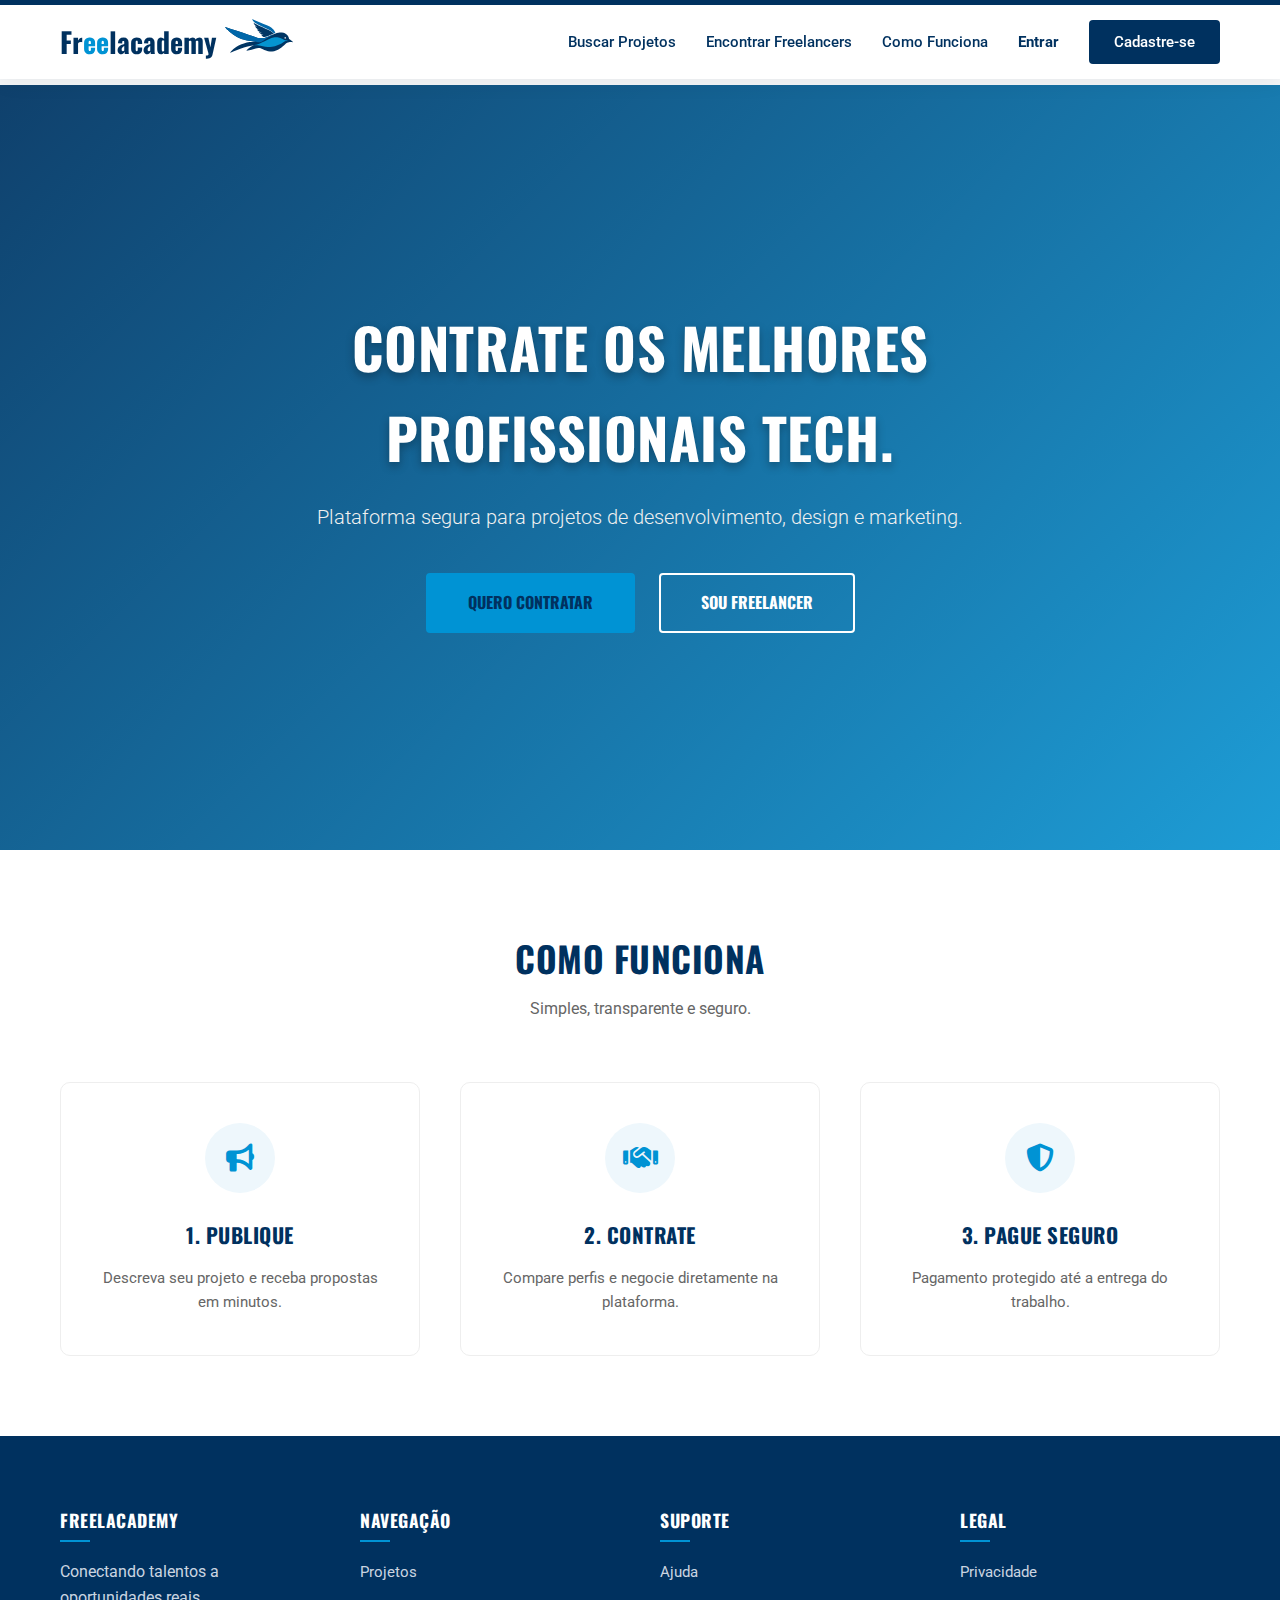
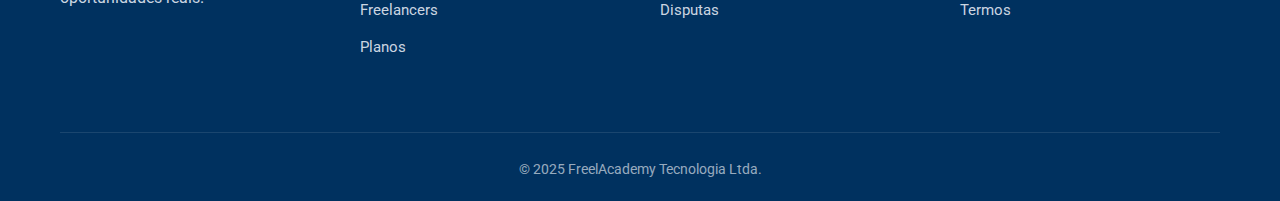
<file: FreelAcademy Web/index.html>
<!DOCTYPE html>
<html lang="pt-br">
<head>
    <meta charset="UTF-8">
    <meta name="viewport" content="width=device-width, initial-scale=1.0">
    <title>FreelAcademy - Home</title>
    
    <link rel="stylesheet" href="https://cdnjs.cloudflare.com/ajax/libs/font-awesome/6.4.0/css/all.min.css">
    
    <link rel="stylesheet" href="assets/css/global.css">
    <link rel="stylesheet" href="assets/css/home.css">
</head>
<body>

    <header class="header-home">
        <div class="container">
            <nav>
                <a href="index.html" class="logo-standard">
                    <span style="color: var(--primary);">Fr<span style="color: var(--secondary);">ee</span>lacademy</span>
                    <img src="assets/img/logo-passaro-original.svg" alt="Pássaro">
                </a>

                <div class="nav-links">
                    <a href="#">Buscar Projetos</a>
                    <a href="#">Encontrar Freelancers</a>
                    <a href="#">Como Funciona</a>
                    <a href="login.html" class="btn-login">Entrar</a>
                    <a href="cadastro.html" class="btn-register">Cadastre-se</a>
                </div>

                <button class="mobile-toggle">
                    <i class="fas fa-bars"></i>
                </button>
            </nav>
        </div>
    </header>

    <section class="hero">
        <div class="hero-content">
            <h1>Contrate os Melhores<br>Profissionais Tech.</h1>
            <p>Plataforma segura para projetos de desenvolvimento, design e marketing.</p>
            <div>
                <a href="cadastro.html" class="btn-hero btn-fill">Quero Contratar</a>
                <a href="cadastro.html" class="btn-hero btn-border">Sou Freelancer</a>
            </div>
        </div>
    </section>

    <section class="features">
        <div class="container">
            <div class="section-title">
                <h2>Como Funciona</h2>
                <p>Simples, transparente e seguro.</p>
            </div>
            <div class="grid-features">
                <div class="feature-card">
                    <div class="icon-box"><i class="fas fa-bullhorn"></i></div>
                    <h3>1. Publique</h3>
                    <p>Descreva seu projeto e receba propostas em minutos.</p>
                </div>
                <div class="feature-card">
                    <div class="icon-box"><i class="fas fa-handshake"></i></div>
                    <h3>2. Contrate</h3>
                    <p>Compare perfis e negocie diretamente na plataforma.</p>
                </div>
                <div class="feature-card">
                    <div class="icon-box"><i class="fas fa-shield-alt"></i></div>
                    <h3>3. Pague Seguro</h3>
                    <p>Pagamento protegido até a entrega do trabalho.</p>
                </div>
            </div>
        </div>
    </section>

    <footer class="footer-profissional">
        <div class="container">
            <div class="row-footer">
                <div class="footer-col">
                    <h4>FreelAcademy</h4>
                    <p>Conectando talentos a oportunidades reais.</p>
                </div>
                <div class="footer-col">
                    <h4>Navegação</h4>
                    <ul>
                        <li><a href="#">Projetos</a></li>
                        <li><a href="#">Freelancers</a></li>
                        <li><a href="#">Planos</a></li>
                    </ul>
                </div>
                <div class="footer-col">
                    <h4>Suporte</h4>
                    <ul>
                        <li><a href="#">Ajuda</a></li>
                        <li><a href="#">Disputas</a></li>
                    </ul>
                </div>
                <div class="footer-col">
                    <h4>Legal</h4>
                    <ul>
                        <li><a href="#">Privacidade</a></li>
                        <li><a href="#">Termos</a></li>
                    </ul>
                </div>
            </div>
            <div class="footer-bottom">
                <p>&copy; 2025 FreelAcademy Tecnologia Ltda.</p>
            </div>
        </div>
    </footer>

    <script src="assets/js/scripts.js"></script>
</body>
</html>
</file>
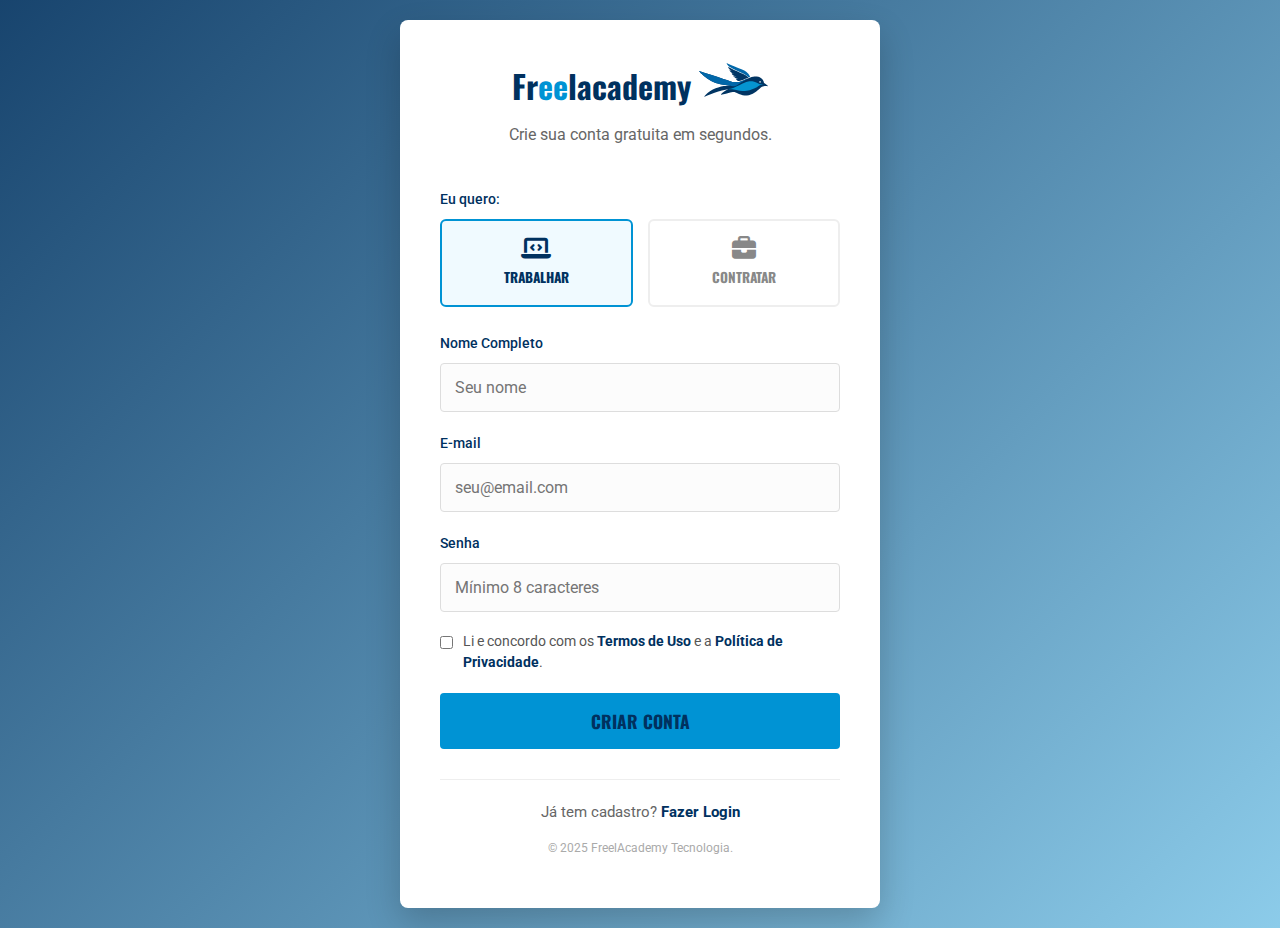
<file: FreelAcademy Web/cadastro.html>
<!DOCTYPE html>
<html lang="pt-br">
<head>
    <meta charset="UTF-8">
    <meta name="viewport" content="width=device-width, initial-scale=1.0">
    <title>Cadastro | FreelAcademy</title>
    <link rel="stylesheet" href="https://cdnjs.cloudflare.com/ajax/libs/font-awesome/6.4.0/css/all.min.css">
    <link rel="stylesheet" href="assets/css/global.css">
    <link rel="stylesheet" href="assets/css/auth.css">
</head>
<body>

    <div class="auth-page">
        <div class="auth-bg-image"></div>
        <div class="auth-overlay"></div>

        <div class="auth-box">
            
            <div class="auth-header">
                <a href="index.html" class="logo-auth">
                    <span>Fr<span style="color: var(--secondary);">ee</span>lacademy</span>
                    <img src="assets/img/logo-passaro-original.svg" alt="Pássaro">
                </a>
                <p>Crie sua conta gratuita em segundos.</p>
            </div>

            <form action="login.html">
                
                <label class="form-label">Eu quero:</label>
                <div class="type-selector">
                    <label class="type-option">
                        <input type="radio" name="perfil" value="freelancer" checked>
                        <div class="type-box">
                            <i class="fas fa-laptop-code"></i>
                            <span>Trabalhar</span>
                        </div>
                    </label>
                    <label class="type-option">
                        <input type="radio" name="perfil" value="cliente">
                        <div class="type-box">
                            <i class="fas fa-briefcase"></i>
                            <span>Contratar</span>
                        </div>
                    </label>
                </div>

                <div class="form-group">
                    <label class="form-label">Nome Completo</label>
                    <input type="text" class="form-input" placeholder="Seu nome" required>
                </div>

                <div class="form-group">
                    <label class="form-label">E-mail</label>
                    <input type="email" class="form-input" placeholder="seu@email.com" required>
                </div>

                <div class="form-group">
                    <label class="form-label">Senha</label>
                    <input type="password" class="form-input" placeholder="Mínimo 8 caracteres" required>
                </div>

                <div class="check-wrapper">
                    <input type="checkbox" required id="lgpd-check">
                    <label for="lgpd-check">
                        Li e concordo com os <a href="#">Termos de Uso</a> e a <a href="#">Política de Privacidade</a>.
                    </label>
                </div>

                <button type="submit" class="btn-submit">Criar Conta</button>
            </form>

            <div class="auth-footer">
                Já tem cadastro? <a href="login.html">Fazer Login</a>
                <div style="margin-top: 15px; font-size: 0.75rem; color: #aaa;">
                    &copy; 2025 FreelAcademy Tecnologia.
                </div>
            </div>
        </div>
    </div>

</body>
</html>
</file>
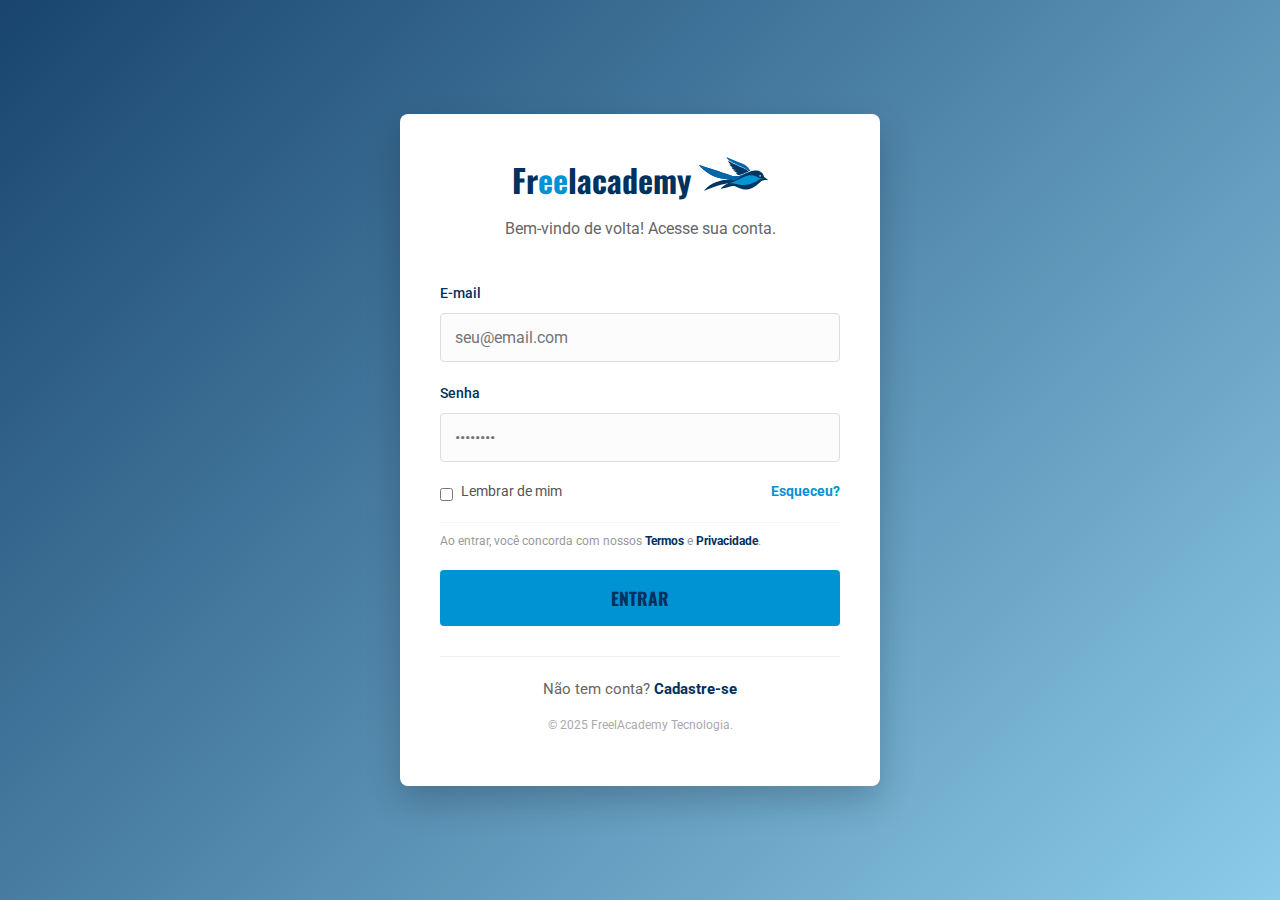
<file: FreelAcademy Web/login.html>
<!DOCTYPE html>
<html lang="pt-br">
<head>
    <meta charset="UTF-8">
    <meta name="viewport" content="width=device-width, initial-scale=1.0">
    <title>Login | FreelAcademy</title>
    <link rel="stylesheet" href="https://cdnjs.cloudflare.com/ajax/libs/font-awesome/6.4.0/css/all.min.css">
    <link rel="stylesheet" href="assets/css/global.css">
    <link rel="stylesheet" href="assets/css/auth.css">
</head>
<body>

    <div class="auth-page">
        <div class="auth-bg-image"></div>
        <div class="auth-overlay"></div>

        <div class="auth-box">
            
            <div class="auth-header">
                <a href="index.html" class="logo-auth">
                    <span>Fr<span style="color: var(--secondary);">ee</span>lacademy</span>
                    <img src="assets/img/logo-passaro-original.svg" alt="Pássaro">
                </a>
                <p>Bem-vindo de volta! Acesse sua conta.</p>
            </div>

            <form action="client-home.html">
                <div class="form-group">
                    <label class="form-label">E-mail</label>
                    <input type="email" class="form-input" placeholder="seu@email.com" required>
                </div>

                <div class="form-group">
                    <label class="form-label">Senha</label>
                    <input type="password" class="form-input" placeholder="••••••••" required>
                </div>

                <div class="check-wrapper" style="justify-content: space-between;">
                    <label style="display: flex; align-items: center; gap: 8px; cursor: pointer;">
                        <input type="checkbox"> Lembrar de mim
                    </label>
                    <a href="#" style="font-size: 0.9rem; color: var(--secondary); text-decoration: none;">Esqueceu?</a>
                </div>

                <div class="check-wrapper" style="font-size: 0.75rem; color: #999; border-top: 1px solid #f5f5f5; padding-top: 10px;">
                    <p>Ao entrar, você concorda com nossos <a href="#">Termos</a> e <a href="#">Privacidade</a>.</p>
                </div>

                <button type="submit" class="btn-submit">Entrar</button>
            </form>

            <div class="auth-footer">
                Não tem conta? <a href="cadastro.html">Cadastre-se</a>
                <div style="margin-top: 15px; font-size: 0.75rem; color: #aaa;">
                    &copy; 2025 FreelAcademy Tecnologia.
                </div>
            </div>
        </div>
    </div>

</body>
</html>
</file>
<file: FreelAcademy Web/assets/css/global.css>
/* ARQUIVO: assets/css/global.css */

/* Importando Fontes */
@import url('https://fonts.googleapis.com/css2?family=Oswald:wght@400;500;700&family=Roboto:wght@300;400;500;700&display=swap');

:root {
    /* Cores Oficiais */
    --primary: #00315F;    /* Azul Escuro Profundo */
    --secondary: #0093D4;  /* Azul Claro Vibrante */
    
    --white: #ffffff;
    --text-dark: #333333;
    --text-light: #666666;
    --bg-light: #f4f6f8;
    --border-color: #e0e0e0;
}

* { margin: 0; padding: 0; box-sizing: border-box; }

body {
    font-family: 'Roboto', sans-serif;
    color: var(--text-dark);
    background-color: var(--bg-light);
    -webkit-font-smoothing: antialiased;
    line-height: 1.6;
}

/* Títulos Oswald */
h1, h2, h3, h4, h5, .logo-text, .btn {
    font-family: 'Oswald', sans-serif;
    text-transform: uppercase;
    letter-spacing: 0.5px;
}

/* Utilitário de Container */
.container {
    max-width: 1200px;
    margin: 0 auto;
    padding: 0 20px;
}

/* Classe Padrão da Logo (Usada no Header Branco e Login) */
.logo-standard {
    display: inline-flex;
    align-items: center;
    gap: 8px; /* Distância fixa entre texto e pássaro */
    text-decoration: none;
}
.logo-standard span {
    font-family: 'Oswald', sans-serif;
    font-weight: 700;
    font-size: 28px;
    line-height: 1;
}
.logo-standard img {
    height: 38px;
    width: auto;
    margin-top: -8px; /* Ajuste fino para alinhar com o topo da fonte */
}
</file>
<file: FreelAcademy Web/assets/css/home.css>
/* ARQUIVO: assets/css/home.css */

/* --- HEADER HOME --- */
.header-home {
    position: fixed; width: 100%; top: 0; left: 0; z-index: 1000;
    background-color: #ffffff;
    /* Borda colorida no topo */
    border-top: 5px solid var(--primary); 
    box-shadow: 0 4px 20px rgba(0,0,0,0.06);
    padding: 15px 0;
}

nav {
    display: flex; justify-content: space-between; align-items: center;
}

/* Links do Menu */
.nav-links { display: flex; align-items: center; gap: 30px; }
.nav-links a {
    color: var(--primary); text-decoration: none; font-weight: 500; font-size: 15px;
    font-family: 'Roboto', sans-serif; transition: 0.3s;
    position: relative;
}
.nav-links a:hover { color: var(--secondary); }
.nav-links a::after {
    content: ''; position: absolute; width: 0; height: 2px; bottom: -5px; left: 0;
    background-color: var(--secondary); transition: 0.3s;
}
.nav-links a:hover::after { width: 100%; }

/* Botões do Menu */
.btn-login { font-weight: 700 !important; }
.btn-register {
    background-color: var(--primary); color: #fff !important;
    padding: 10px 25px; border-radius: 4px; font-weight: 700;
    font-family: 'Oswald', sans-serif;
}
.btn-register:hover { background-color: var(--secondary); color: var(--primary) !important; }
.btn-register::after { display: none; } /* Remove sublinhado */

/* Hambúrguer Mobile */
.mobile-toggle { display: none; font-size: 1.5rem; color: var(--primary); background: none; border: none; cursor: pointer; }

@media (max-width: 768px) {
    .mobile-toggle { display: block; }
    .nav-links { display: none; } /* JS ativa isso */
}

/* --- HERO SECTION --- */
.hero {
    margin-top: 85px; /* Compensar Header */
    min-height: 85vh;
    background: linear-gradient(135deg, rgba(0, 49, 95, 0.94) 0%, rgba(0, 147, 212, 0.88) 100%), 
                url('https://images.unsplash.com/photo-1522202176988-66273c2fd55f?ixlib=rb-1.2.1&auto=format&fit=crop&w=1351&q=80');
    background-size: cover; background-position: center; background-attachment: fixed;
    display: flex; align-items: center; justify-content: center; text-align: center; color: #fff;
}
.hero-content h1 { font-size: 3.5rem; margin-bottom: 20px; text-shadow: 0 4px 10px rgba(0,0,0,0.3); }
.hero-content p { font-size: 1.25rem; font-weight: 300; margin-bottom: 40px; color: #f0f0f0; }

/* Botões Hero */
.btn-hero { padding: 15px 40px; border-radius: 4px; font-weight: 700; text-decoration: none; font-family: 'Oswald', sans-serif; text-transform: uppercase; transition: 0.3s; display: inline-block;}
.btn-fill { background-color: var(--secondary); color: var(--primary); border: 2px solid var(--secondary); }
.btn-fill:hover { background-color: transparent; border-color: #fff; color: #fff; }
.btn-border { background-color: transparent; border: 2px solid #fff; color: #fff; margin-left: 20px; }
.btn-border:hover { background-color: #fff; color: var(--primary); }

/* --- FEATURES --- */
.features { padding: 80px 0; background: var(--white); }
.section-title { text-align: center; margin-bottom: 60px; }
.section-title h2 { color: var(--primary); font-size: 2.2rem; margin-bottom: 10px; }
.section-title p { color: var(--text-light); }

.grid-features { display: grid; grid-template-columns: repeat(auto-fit, minmax(300px, 1fr)); gap: 40px; }
.feature-card { padding: 40px 30px; border: 1px solid #eee; border-radius: 10px; text-align: center; transition: 0.3s; background: #fff; }
.feature-card:hover { transform: translateY(-10px); box-shadow: 0 15px 30px rgba(0,0,0,0.1); border-color: transparent; }
.icon-box { width: 70px; height: 70px; background: #eef7fc; border-radius: 50%; margin: 0 auto 25px; display: flex; align-items: center; justify-content: center; color: var(--secondary); font-size: 28px; }
.feature-card h3 { color: var(--primary); margin-bottom: 15px; font-size: 1.3rem; }
.feature-card p { color: var(--text-light); font-size: 0.95rem; line-height: 1.6; }

/* --- FOOTER --- */
.footer-profissional { background-color: var(--primary); color: #cbd5e1; padding: 70px 0 20px; }
.row-footer { display: flex; flex-wrap: wrap; justify-content: space-between; gap: 40px; }
.footer-col { flex: 1; min-width: 200px; }
.footer-col h4 { color: #ffffff; margin-bottom: 25px; font-size: 1.1rem; position: relative; }
.footer-col h4::after { content: ''; position: absolute; left: 0; bottom: -8px; width: 30px; height: 2px; background-color: var(--secondary); }
.footer-col ul { list-style: none; }
.footer-col ul li { margin-bottom: 12px; }
.footer-col ul li a { color: #cbd5e1; text-decoration: none; transition : 0.3s; font-size: 0.95rem; }
.footer-col ul li a:hover { color: var(--secondary); padding-left: 5px; }
.footer-bottom { border-top: 1px solid rgba(255,255,255,0.1); margin-top: 60px; padding-top: 25px; text-align: center; font-size: 0.9rem; color: rgba(255,255,255,0.6); }
</file>
<file: FreelAcademy Web/assets/css/auth.css>
/* ARQUIVO: assets/css/auth.css */

/* --- FUNDO ANIMADO E VIVO --- */
.auth-page {
    min-height: 100vh;
    display: flex;
    align-items: center;
    justify-content: center;
    padding: 20px;
    position: relative;
    overflow: hidden;
}

/* Imagem de Fundo com Animação */
.auth-bg-image {
    position: absolute;
    top: 0; left: 0; width: 100%; height: 100%;
    background: url('https://images.unsplash.com/photo-1497366216548-37526070297c?ixlib=rb-1.2.1&auto=format&fit=crop&w=1950&q=80') no-repeat center center;
    background-size: cover;
    z-index: -2;
    animation: zoomEffect 20s infinite alternate;
}
@keyframes zoomEffect {
    0% { transform: scale(1); }
    100% { transform: scale(1.1); }
}

/* Camada Azul por cima (Overlay) */
.auth-overlay {
    position: absolute;
    top: 0; left: 0; width: 100%; height: 100%;
    background: linear-gradient(135deg, rgba(0, 49, 95, 0.9) 0%, rgba(114, 193, 230, 0.8) 100%);
    z-index: -1;
}

/* --- CARD DO FORMULÁRIO (BOX) --- */
.auth-box {
    background: #ffffff;
    width: 100%;
    max-width: 480px; /* Largura contida */
    padding: 50px 40px;
    border-radius: 8px;
    box-shadow: 0 15px 35px rgba(0,0,0,0.2);
    position: relative;
    z-index: 10;
}

/* Header do Auth */
.auth-header { text-align: center; margin-bottom: 40px; }
.auth-header p { color: var(--text-light); font-size: 1rem; margin-top: 10px; }

/* Logo dentro do Auth (Usa .logo-standard do global.css mas ajusta aqui) */
.logo-auth {
    display: inline-flex; align-items: center; gap: 8px; text-decoration: none; margin-bottom: 10px;
}
.logo-auth span { font-size: 32px; font-weight: 700; color: var(--primary); line-height: 1; font-family: 'Oswald', sans-serif; }
.logo-auth img { height: 38px; width: auto; margin-top: -8px; }

/* --- FORMULÁRIO --- */
.form-group { margin-bottom: 20px; }
.form-label { display: block; margin-bottom: 8px; color: var(--primary); font-weight: 500; font-size: 0.9rem; }
.form-input {
    width: 100%; padding: 14px;
    border: 1px solid #ddd; border-radius: 4px;
    font-size: 1rem; font-family: 'Roboto', sans-serif;
    transition: 0.3s; background-color: #fcfcfc;
}
.form-input:focus {
    border-color: var(--secondary); background-color: #fff;
    outline: none; box-shadow: 0 0 0 3px rgba(114, 193, 230, 0.2);
}

/* Checkboxes */
.check-wrapper {
    display: flex; align-items: flex-start; gap: 10px; margin-bottom: 20px;
    font-size: 0.9rem; color: #555; line-height: 1.4;
}
.check-wrapper input { margin-top: 4px; accent-color: var(--primary); cursor: pointer; }
.check-wrapper a { color: var(--primary); font-weight: 700; text-decoration: none; }

/* Botão Submit */
.btn-submit {
    width: 100%; padding: 15px;
    background-color: var(--secondary); color: var(--primary);
    font-weight: 700; font-size: 1.1rem; text-transform: uppercase;
    border: none; border-radius: 4px; cursor: pointer; transition: 0.3s;
    font-family: 'Oswald', sans-serif;
}
.btn-submit:hover { background-color: var(--primary); color: #fff; }

/* Footer do Form */
.auth-footer { text-align: center; margin-top: 30px; padding-top: 20px; border-top: 1px solid #eee; font-size: 0.95rem; color: #666; }
.auth-footer a { color: var(--primary); font-weight: 700; text-decoration: none; }

/* SELETOR DE TIPO (FREELANCER/CLIENTE) */
.type-selector { display: flex; gap: 15px; margin-bottom: 25px; }
.type-option { flex: 1; cursor: pointer; }
.type-option input { display: none; }
.type-box {
    border: 2px solid #eee; border-radius: 6px; padding: 15px;
    text-align: center; color: #888; transition: 0.3s;
}
.type-box i { font-size: 1.5rem; display: block; margin-bottom: 5px; }
.type-box span { font-weight: 700; font-family: 'Oswald', sans-serif; text-transform: uppercase; font-size: 0.85rem; }
.type-option input:checked + .type-box {
    border-color: var(--secondary); background-color: #f0faff; color: var(--primary);
}
</file>
